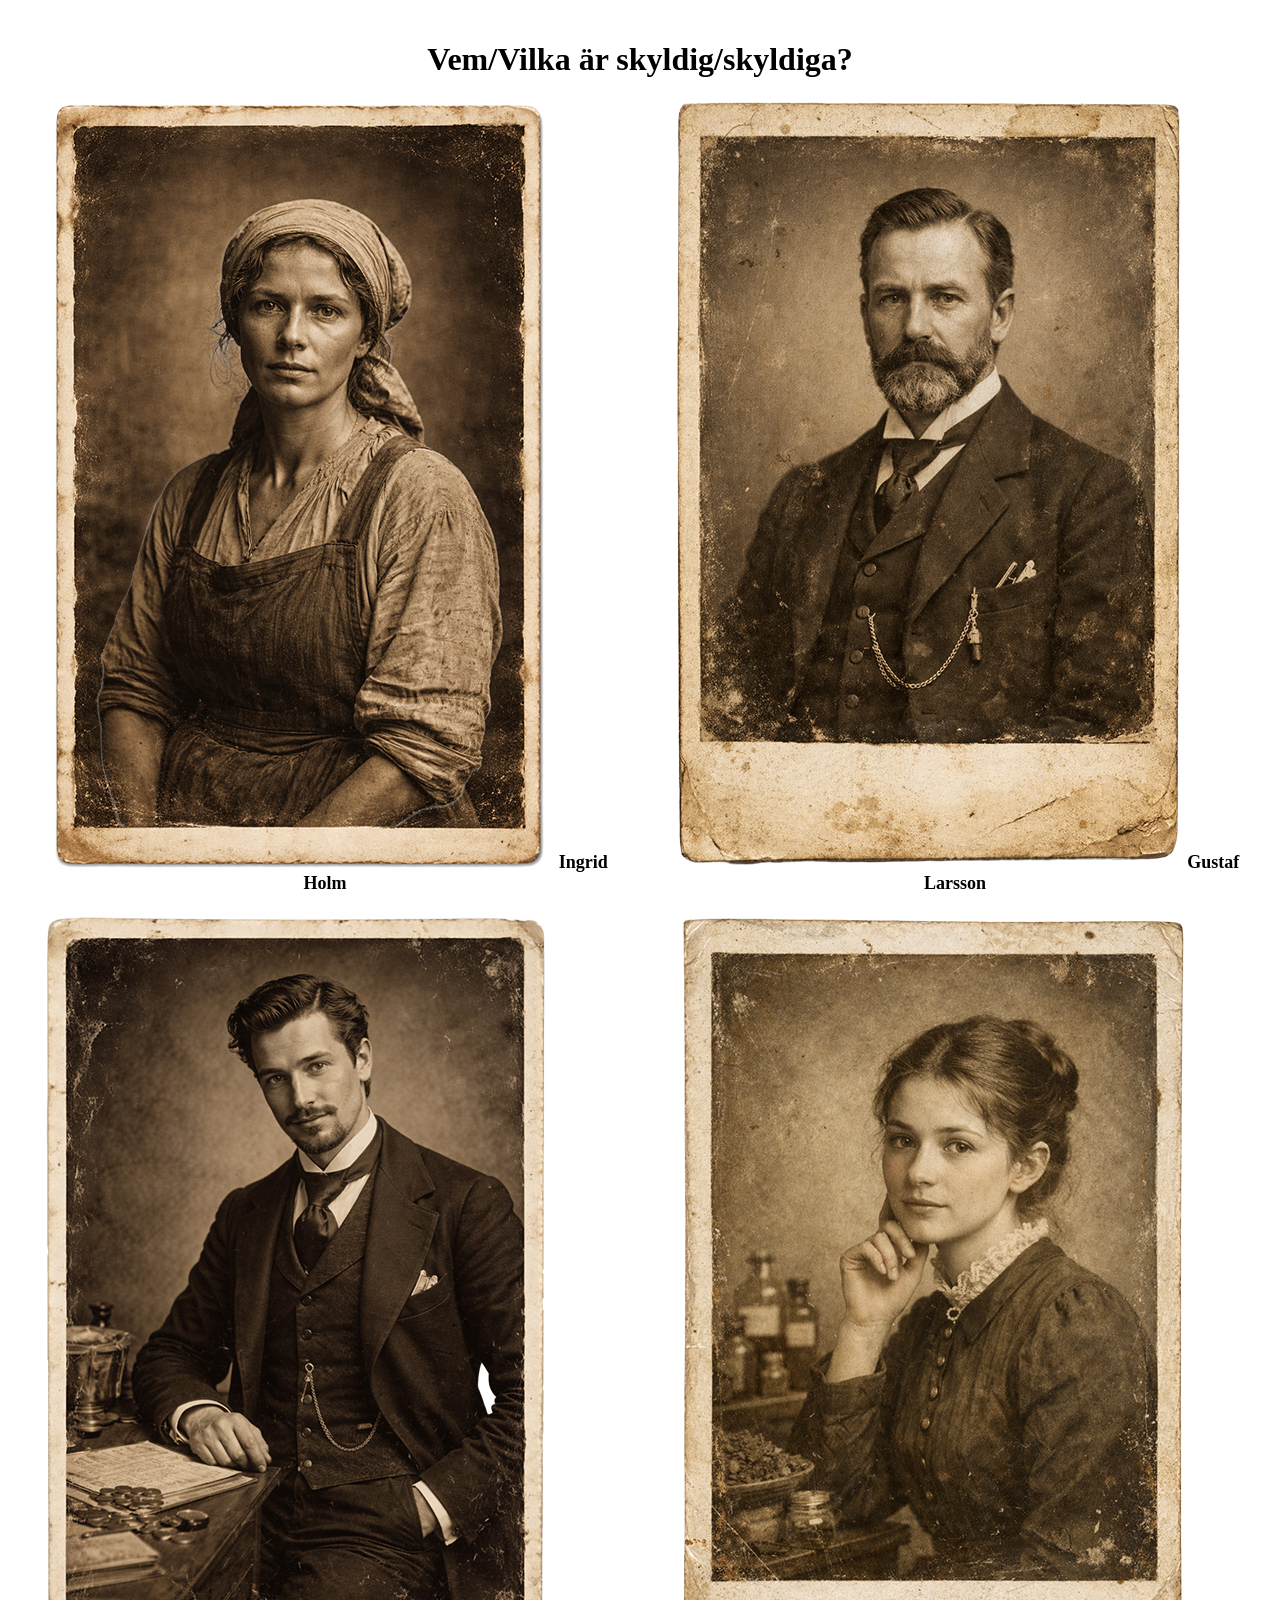
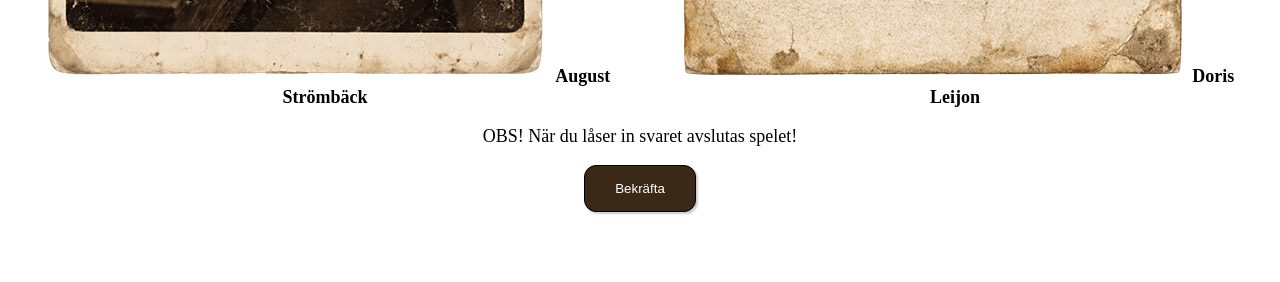
<file: ending/ending.html>
<!DOCTYPE html>
<html lang="en">

<head>
    <meta charset="UTF-8">
    <meta name="viewport" content="width=device-width, initial-scale=1.0">
    <link rel="stylesheet" href="ending.css">
    <title>Grumliga Affärer - Ange misstänkt</title>
</head>

<body>
    <main>
        <h1>Vem/Vilka är skyldig/skyldiga?</h1>
        <section id="suspects-section">
            <div>
                <label>
                    <img src="../images/profiles/ingrid_profilbild.png" alt="Ingrid Holm">
                    <input type="checkbox" value="ingrid"> Ingrid Holm
                </label>
            </div>
            <div>
                <label>
                    <img src="../images/profiles/gustaf_profilbild.png" alt="Gustaf Larsson">
                    <input type="checkbox" value="gustaf"> Gustaf Larsson
                </label>
            </div>
            <div>
                <label>
                    <img src="../images/profiles/august_profilbild.png" alt="August Strömbäck">
                    <input type="checkbox" value="august"> August Strömbäck
                </label>
            </div>
            <div>
                <label>
                    <img src="../images/profiles/doris_profilbild.png" alt="Doris Leijon">
                    <input type="checkbox" value="doris"> Doris Leijon
                </label>
            </div>
        </section>
        <p>OBS! När du låser in svaret avslutas spelet!</p>
        <button id="submit-button">Bekräfta</button>
    </main>
    <section id="answer-section">
        <h1>Du hade ${rätt/fel/delvis rätt}!</h1>
        <p>Du angav ${namn} och ${namn} som skyldiga.</p>
        <p>De skyldiga var <b>Gustaf</b> och <b>August</b>.</p>
        <p>Lorem ipsum dolor sit amet, consectetur adipiscing elit, sed do eiusmod tempor incididunt ut labore et dolore
            magna aliqua. Ut enim ad minim veniam, quis nostrud exercitation ullamco laboris nisi ut aliquip ex ea
            commodo consequat. Duis aute irure dolor in reprehenderit in voluptate velit esse cillum dolore eu fugiat
            nulla pariatur. Excepteur sint occaecat cupidatat non proident, sunt in culpa qui officia deserunt mollit
            anim id est laborum.</p>
        <h2>Tack!</h2>
        <p>Tack för att du ville ta del av vårt spel "Grumliga Affärer", vi hoppas att du fann det
            underhållande.</p>
    </section>
    <script src="ending.js"></script>
</body>

</html>
</file>
<file: ending/ending.css>
body {
    background-image: url(https://texturelabs.org/wp-content/uploads/Texturelabs_Paper_125S.jpg);
    background-size: cover;
    /* background-repeat: no-repeat; */
    background-position: center;
    font-family: "Baskerville", serif;
    margin: 0;
}

main {
    padding: 20px;
    display: flex;
    flex-direction: column;
    align-items: center;
}

p {
    font-size: 18px;
}

#suspects-section {
    display: grid;
    grid-template-columns: repeat(2, 1fr);
    gap: 20px;
}

img {
    max-width: 100%;
}

label {
    font-size: 18px;
    font-weight: bold;
    text-align: center;
}

#suspects-section input[type="checkbox"] {
    display: none;
}

#suspects-section div label {
    position: relative;
    /* Krävs för att overlayen ska hamna rätt */
    display: block;
    cursor: pointer;
}

/* Skapa overlay-lagret */
label:has(input:checked)::after {
    content: "SKYLDIG";
    position: absolute;
    top: 50%;
    left: 50%;
    transform: translate(-50%, -50%) rotate(-15deg);
    color: #ff0000;
    font-size: 1.5rem;
    font-weight: bold;
    border: 3px solid #ff0000;
    padding: 5px 10px;
    background-color: rgba(0, 0, 0, 0.2);
    pointer-events: none;
}

label:has(input:checked) img {
    filter: grayscale(1) brightness(0.5);
}

button {
    padding: 15px 30px 15px 30px;
    background-color: #3a2916;
    color: #ffffff;
    border: 1px solid black;
    border-radius: 12px;
    box-shadow: 2px 2px 2px rgba(0, 0, 0, 0.2);
    margin-bottom: 50px;
}

#answer-section {
    display: none;
    padding-left: 20px;
    padding-right: 20px;
    padding-top: 20px;
    padding-bottom: 50px;
    margin: 0 auto;
    text-align: center;
    animation: fadeIn 0.8s ease-in-out;
}

@keyframes fadeIn {
    from {
        opacity: 0;
        transform: translateY(20px);
    }

    to {
        opacity: 1;
        transform: translateY(0);
    }
}

.story-explanation {
    text-align: left;
}
</file>
